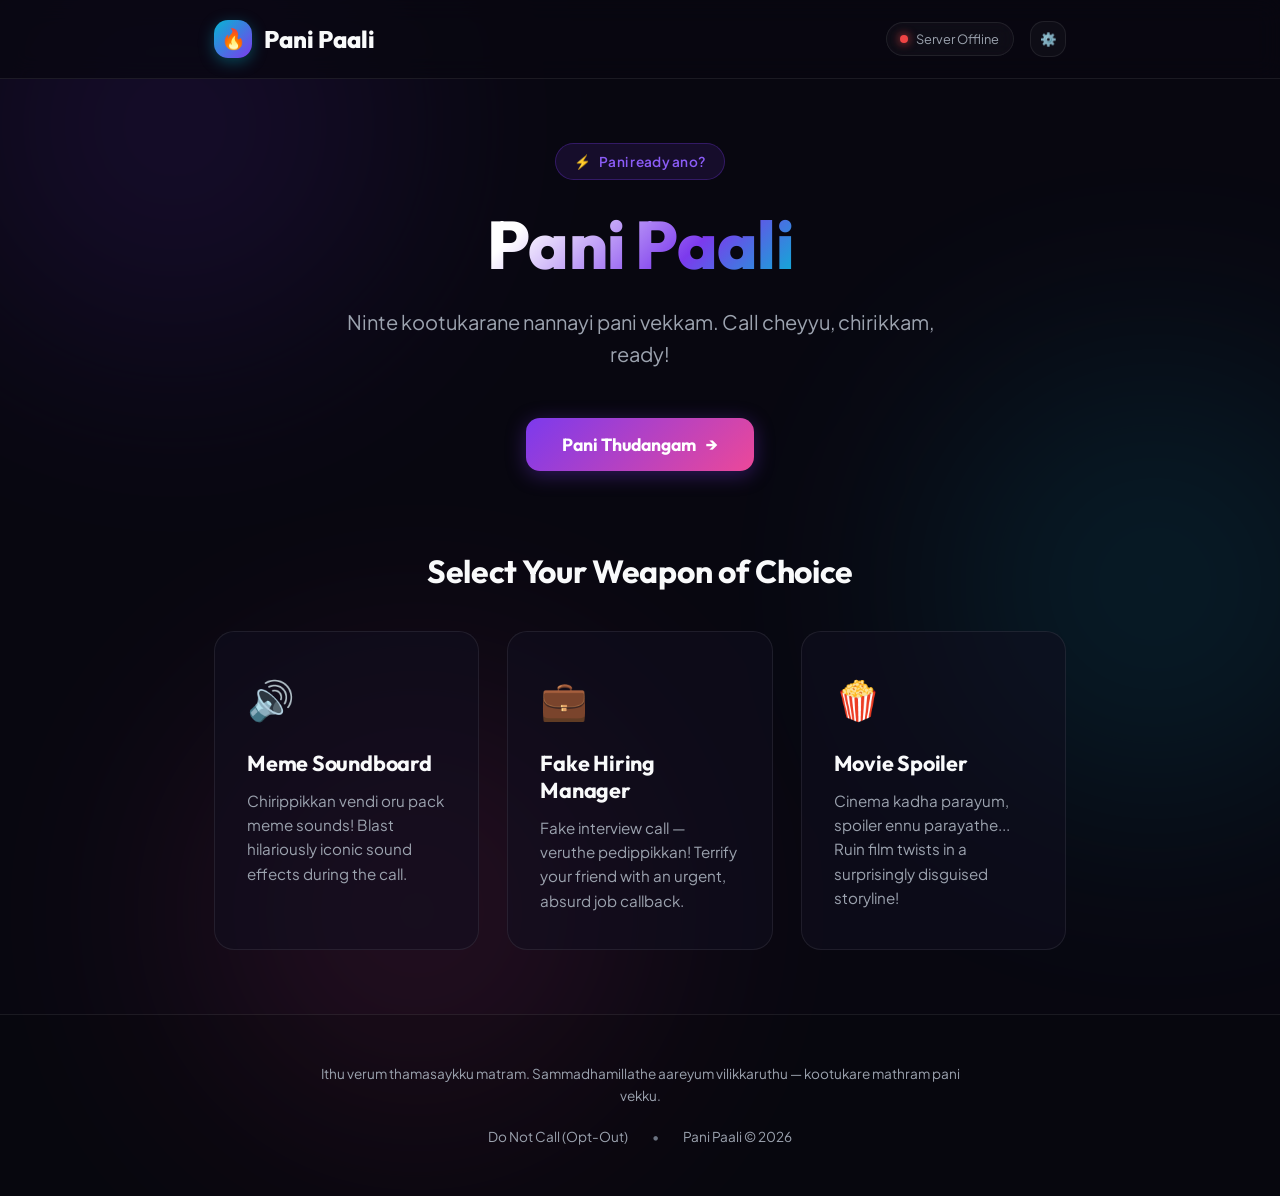
<file: frontend/index.html>
<!DOCTYPE html>
<html lang="en">
<head>
  <meta charset="UTF-8">
  <meta name="viewport" content="width=device-width, initial-scale=1.0">
  <title>Pani Paali — Mischievous Prank Calling Web App</title>
  <meta name="description" content="Ninte kootukarane nannayi pani vekkam! AI-powered prank caller with soundboards, job interviews, and movie spoilers.">
  
  <!-- Google Fonts -->
  <link rel="preconnect" href="https://fonts.googleapis.com">
  <link rel="preconnect" href="https://fonts.gstatic.com" crossorigin>
  <link href="https://fonts.googleapis.com/css2?family=Outfit:wght@300;400;500;600;700;800&family=Plus+Jakarta+Sans:wght@300;400;500;600;700&display=swap" rel="stylesheet">
  
  <!-- Favicon / Stylesheet -->
  <link rel="stylesheet" href="styles.css">
</head>
<body>
  <!-- Decorative background glow blobs -->
  <div class="glow-blob glow-blob-1"></div>
  <div class="glow-blob glow-blob-2"></div>
  <div class="glow-blob glow-blob-3"></div>

  <!-- Top Navigation Header -->
  <header class="app-header">
    <div class="container header-content">
      <a href="#" class="brand-logo" id="logoLink" aria-label="Pani Paali Home">
        <div class="brand-icon">🔥</div>
        <span>Pani Paali</span>
      </a>
      
      <div class="header-actions">
        <!-- API Connection Health Badge -->
        <div class="health-badge" id="healthBadge" title="Backend Server Status">
          <div class="status-dot offline" id="healthDot"></div>
          <span id="healthText">Checking Server...</span>
        </div>
        
        <!-- API Settings Modal Button -->
        <button class="btn-icon" id="settingsBtn" title="API Configuration" aria-label="API Configuration Settings">
          ⚙️
        </button>
      </div>
    </div>
  </header>

  <!-- Main View Container -->
  <main class="container">

    <!-- ====================================================================
         PAGE 1: LANDING PAGE VIEW
         ==================================================================== -->
    <section class="view active" id="landingView">
      <div class="hero-section">
        <div class="eyebrow-tag">
          <span>⚡</span> Pani ready ano?
        </div>
        <h1 class="hero-title">
          <span class="gradient-text">Pani Paali</span>
        </h1>
        <p class="hero-subhead">
          Ninte kootukarane nannayi pani vekkam. Call cheyyu, chirikkam, ready!
        </p>
        <button class="btn-primary" id="startPrankBtn">
          <span>Pani Thudangam</span>
          <span aria-hidden="true">→</span>
        </button>
      </div>

      <!-- Prank Type Teasers Grid -->
      <h2 class="section-title">Select Your Weapon of Choice</h2>
      <div class="showcase-grid">
        <div class="showcase-card">
          <div class="card-icon">🔊</div>
          <h3>Meme Soundboard</h3>
          <p>Chirippikkan vendi oru pack meme sounds! Blast hilariously iconic sound effects during the call.</p>
        </div>
        
        <div class="showcase-card">
          <div class="card-icon">💼</div>
          <h3>Fake Hiring Manager</h3>
          <p>Fake interview call — veruthe pedippikkan! Terrify your friend with an urgent, absurd job callback.</p>
        </div>
        
        <div class="showcase-card">
          <div class="card-icon">🍿</div>
          <h3>Movie Spoiler</h3>
          <p>Cinema kadha parayum, spoiler ennu parayathe... Ruin film twists in a surprisingly disguised storyline!</p>
        </div>
      </div>
    </section>

    <!-- ====================================================================
         PAGE 2: MULTI-STEP QUESTIONNAIRE (DYNAMIC FORM VIEW)
         ==================================================================== -->
    <section class="view" id="formView">
      <div class="stepper-header">
        <div class="progress-bar-container">
          <div class="progress-bar-fill" id="progressBarFill"></div>
        </div>
        
        <div class="step-indicators">
          <div class="step-node active" id="node1">
            <div class="step-node-num">1</div>
            <span class="step-node-text">Select Prank</span>
          </div>
          <div class="step-node" id="node2">
            <div class="step-node-num">2</div>
            <span class="step-node-text">Recipient</span>
          </div>
          <div class="step-node" id="node3">
            <div class="step-node-num">3</div>
            <span class="step-node-text">Details</span>
          </div>
          <div class="step-node" id="node4">
            <div class="step-node-num">4</div>
            <span class="step-node-text">AI Preview</span>
          </div>
        </div>
      </div>

      <!-- Form Card -->
      <div class="form-card">
        <form id="prankForm" onsubmit="return false;">

          <!-- Error Alert Banner -->
          <div class="error-box" id="errorBox" role="alert">
            <span id="errorIcon">⚠️</span>
            <span id="errorMessage">Error message goes here</span>
          </div>

          <!-- STEP 1: CHOOSE THE PRANK -->
          <div class="step-content active" id="step1">
            <h2 class="step-title">Step 1 — Choose the Prank</h2>
            <p class="step-subtitle">Pick the type of prank call you want to trigger on your victim.</p>

            <div class="options-grid">
              <div class="option-card selected" data-value="meme_soundboard" tabindex="0" role="radio" aria-checked="true">
                <div class="option-icon">🔊</div>
                <div class="option-title">Meme Soundboard</div>
                <div class="option-desc">Plays iconic meme sounds & chaos directly over the call.</div>
              </div>

              <div class="option-card" data-value="hiring_manager" tabindex="0" role="radio" aria-checked="false">
                <div class="option-icon">💼</div>
                <div class="option-title">Fake Hiring Manager</div>
                <div class="option-desc">Fake job interview call to stress them out with ridiculous questions.</div>
              </div>

              <div class="option-card" data-value="movie_spoiler" tabindex="0" role="radio" aria-checked="false">
                <div class="option-icon">🍿</div>
                <div class="option-title">Movie Spoiler</div>
                <div class="option-desc">Reveals movie spoilers under the guise of an innocuous story.</div>
              </div>
            </div>
          </div>

          <!-- STEP 2: WHO ARE YOU CALLING -->
          <div class="step-content" id="step2">
            <h2 class="step-title">Step 2 — Who are you calling?</h2>
            <p class="step-subtitle">Enter your target recipient's contact details.</p>

            <div class="form-group">
              <label for="contactName" class="form-label">
                Contact Name <span class="required-star">*</span>
              </label>
              <input type="text" id="contactName" class="form-input" placeholder="e.g. Anjali" required>
            </div>

            <div class="form-group">
              <label for="contactPhone" class="form-label">
                Contact Phone Number (E.164 format) <span class="required-star">*</span>
              </label>
              <input type="tel" id="contactPhone" class="form-input" placeholder="+919876543210" required>
              <div class="form-hint">Must start with country code, e.g. +91XXXXXXXXXX or +1XXXXXXXXXX</div>
            </div>
          </div>

          <!-- STEP 3: PRANK SPECIFIC DETAILS -->
          <div class="step-content" id="step3">
            <h2 class="step-title" id="step3Title">Step 3 — Prank Details</h2>
            <p class="step-subtitle" id="step3Subtitle">Custom parameters for this prank call.</p>

            <!-- Dynamic Container for Meme Soundboard -->
            <div id="fieldsMemeSoundboard" class="prank-fields-group">
              <div class="info-box">
                <div class="info-icon">🔊</div>
                <div class="info-text">
                  <strong>No extra details needed!</strong> Meme soundboard calls will automatically trigger iconic Malayalam sound effects and reactions. Hit next to continue straight through!
                </div>
              </div>
            </div>

            <!-- Dynamic Container for Hiring Manager -->
            <div id="fieldsHiringManager" class="prank-fields-group" style="display: none;">
              <div class="info-box">
                <div class="info-icon">💡</div>
                <div class="info-text">
                  All fields below are optional! Leave blank for a random AI pick.
                </div>
              </div>

              <div class="form-group">
                <label for="hiringRole" class="form-label">Job Role / Position</label>
                <input type="text" id="hiringRole" class="form-input" placeholder="e.g. Senior Coconut Climber Analyst">
              </div>

              <div class="form-group">
                <label for="hiringInterviewer" class="form-label">Interviewer Name</label>
                <input type="text" id="hiringInterviewer" class="form-input" placeholder="e.g. Mr. Alexander Kurien">
              </div>

              <div class="form-group">
                <label for="hiringCompany" class="form-label">Company Name</label>
                <input type="text" id="hiringCompany" class="form-input" placeholder="e.g. Global Tech Solutions Pvt Ltd">
              </div>

              <div class="form-group">
                <label for="hiringExtra" class="form-label">Extra AI Instructions</label>
                <textarea id="hiringExtra" class="form-textarea" placeholder="e.g. Grill them about why they were late to their last job..."></textarea>
              </div>
            </div>

            <!-- Dynamic Container for Movie Spoiler -->
            <div id="fieldsMovieSpoiler" class="prank-fields-group" style="display: none;">
              <div class="form-group">
                <label for="movieTitle" class="form-label">
                  Movie Title <span class="required-star">*</span>
                </label>
                <input type="text" id="movieTitle" class="form-input" placeholder="e.g. Drishyam">
                <div class="form-hint">Required for Movie Spoiler pranks.</div>
              </div>

              <div class="form-group">
                <label for="movieNotes" class="form-label">Custom Notes for AI (Optional)</label>
                <textarea id="movieNotes" class="form-textarea" placeholder="e.g. Emphasize the body under the police station..."></textarea>
              </div>

              <div class="form-group">
                <label for="movieCustomStory" class="form-label">Write your own disguised story (Optional)</label>
                <textarea id="movieCustomStory" class="form-textarea" placeholder="If filled, this completely replaces AI generation with your exact custom script!"></textarea>
              </div>
            </div>
          </div>

          <!-- STEP 4: PREVIEW & SCRIPT EDITOR -->
          <div class="step-content" id="step4">
            <h2 class="step-title">Step 4 — AI Script Preview & Review</h2>
            <p class="step-subtitle">Review and tweak the AI generated script before triggering the live call.</p>

            <!-- Skeleton Loading State -->
            <div id="previewLoader" class="preview-skeleton" style="display: none;">
              <p style="color: var(--text-muted); font-size: 0.9rem;">Generating AI call script via backend...</p>
              <div class="skeleton-line" style="width: 80%;"></div>
              <div class="skeleton-line" style="width: 95%;"></div>
              <div class="skeleton-line" style="width: 60%;"></div>
            </div>

            <!-- Editor Fields -->
            <div id="previewContent">
              <div class="form-group">
                <label for="firstMessage" class="form-label">Opening Line (First Message)</label>
                <textarea id="firstMessage" class="form-textarea" placeholder="Opening message spoken by the AI..."></textarea>
              </div>

              <div class="form-group">
                <label for="systemPrompt" class="form-label">Full System Prompt / Call Script</label>
                <textarea id="systemPrompt" class="form-textarea" style="min-height: 180px;" placeholder="Full instructions guiding the AI bot during the call..."></textarea>
              </div>

              <button type="button" class="btn-secondary" id="regenerateBtn" style="margin-top: 0.5rem;">
                <span>🔄 Regenerate AI Script</span>
              </button>
            </div>
          </div>

          <!-- Form Navigation Actions -->
          <div class="form-actions">
            <button type="button" class="btn-secondary" id="prevStepBtn" style="visibility: hidden;">
              ← Back
            </button>
            <button type="button" class="btn-primary" id="nextStepBtn">
              <span>Continue</span> →
            </button>
          </div>

        </form>
      </div>
    </section>

    <!-- ====================================================================
         PAGE 3: LIVE CALL STATUS TRACKER VIEW ("Pani Vechu!")
         ==================================================================== -->
    <section class="view" id="trackerView">
      <div class="tracker-card">
        
        <!-- Animated Call Pulse Wave -->
        <div class="radar-container" id="radarContainer">
          <div class="radar-circle"></div>
          <div class="radar-circle"></div>
          <div class="radar-circle"></div>
          <div class="radar-center-icon" id="radarIcon">📞</div>
        </div>

        <div class="tracker-header">
          <h2 class="tracker-title" id="trackerHeadline">Pani vechu! Call ready 🔥</h2>
          <p class="tracker-subtitle" id="trackerSubhead">Outbound call initiated to recipient.</p>
        </div>

        <!-- Live Status Pill -->
        <div>
          <span class="status-pill queued" id="callStatusPill">
            <span class="status-dot"></span>
            <span id="callStatusText">QUEUED</span>
          </span>
        </div>

        <!-- Call Metadata Summary Panel -->
        <div class="call-details-panel">
          <div class="detail-row">
            <span class="detail-label">Call ID</span>
            <span class="detail-value" id="detailCallId">...</span>
          </div>
          <div class="detail-row">
            <span class="detail-label">Recipient</span>
            <span class="detail-value" id="detailContact">...</span>
          </div>
          <div class="detail-row">
            <span class="detail-label">Prank Type</span>
            <span class="detail-value" id="detailPrankType">...</span>
          </div>
          <div class="detail-row" id="rowSuccessEval" style="display: none;">
            <span class="detail-label">Success Evaluation</span>
            <span class="detail-value" id="detailSuccessEval" style="color: var(--status-online);">...</span>
          </div>
        </div>

        <!-- Transcript & Recording Output Section -->
        <div id="callResultsContainer" style="display: none;">
          <div class="transcript-section" id="summaryBoxSection" style="display: none;">
            <h4>AI Call Summary</h4>
            <div class="transcript-box" id="summaryContent"></div>
          </div>

          <div class="transcript-section" id="transcriptBoxSection" style="display: none;">
            <h4>Call Transcript</h4>
            <div class="transcript-box" id="transcriptContent"></div>
          </div>

          <div class="transcript-section" id="recordingBoxSection" style="display: none;">
            <h4>Call Audio Recording</h4>
            <audio id="audioPlayer" controls src=""></audio>
          </div>
        </div>

        <!-- Failure Details Box -->
        <div class="error-box" id="trackerErrorBox" style="margin-top: 1.5rem;">
          <span>❌</span>
          <span id="trackerErrorText">Call execution failed.</span>
        </div>

        <!-- Action Button to Reset Flow -->
        <div style="margin-top: 2.5rem;">
          <button class="btn-primary" id="resetFlowBtn">
            <span>Pani Someone Else 🔄</span>
          </button>
        </div>

      </div>
    </section>

  </main>

  <!-- ====================================================================
       OPT-OUT (DNC) MODAL
       ==================================================================== -->
  <div class="modal-backdrop" id="optOutModal">
    <div class="modal-card">
      <button class="modal-close" id="closeOptOutBtn" aria-label="Close modal">&times;</button>
      <h3 class="modal-title">Request Do-Not-Call (Opt-Out)</h3>
      <p class="modal-subtitle">Add your phone number to our permanent blocklist so you never receive Pani Paali prank calls.</p>

      <form id="optOutForm" onsubmit="return false;">
        <div class="form-group">
          <label for="optOutPhone" class="form-label">Phone Number (E.164 format) <span class="required-star">*</span></label>
          <input type="tel" id="optOutPhone" class="form-input" placeholder="+919876543210" required>
        </div>

        <div class="form-group">
          <label for="optOutReason" class="form-label">Reason (Optional)</label>
          <input type="text" id="optOutReason" class="form-input" placeholder="e.g. Do not wish to participate">
        </div>

        <div class="error-box" id="optOutErrorBox">
          <span id="optOutErrorText"></span>
        </div>

        <button type="submit" class="btn-primary" id="submitOptOutBtn" style="width: 100%;">
          <span>Submit Opt-Out Request</span>
        </button>
      </form>
    </div>
  </div>

  <!-- ====================================================================
       API CONFIGURATION SETTINGS MODAL
       ==================================================================== -->
  <div class="modal-backdrop" id="settingsModal">
    <div class="modal-card">
      <button class="modal-close" id="closeSettingsBtn" aria-label="Close modal">&times;</button>
      <h3 class="modal-title">API Configuration</h3>
      <p class="modal-subtitle">Configure the backend API URL for local testing or production deployments.</p>

      <div class="form-group">
        <label for="apiBaseUrlInput" class="form-label">Backend API Base URL</label>
        <input type="url" id="apiBaseUrlInput" class="form-input" value="http://localhost:8000">
        <div class="form-hint">Default is http://localhost:8000 for local FastAPI backend.</div>
      </div>

      <button type="button" class="btn-primary" id="saveSettingsBtn" style="width: 100%;">
        <span>Save Base URL</span>
      </button>
    </div>
  </div>

  <!-- Footer -->
  <footer class="app-footer">
    <div class="container">
      <p class="footer-consent">
        Ithu verum thamasaykku matram. Sammadhamillathe aareyum vilikkaruthu — kootukare mathram pani vekku.
      </p>
      <div class="footer-links">
        <a class="footer-link" id="triggerOptOutModal">Do Not Call (Opt-Out)</a>
        <span>•</span>
        <a class="footer-link" href="#" id="footerBrandLink">Pani Paali © 2026</a>
      </div>
    </div>
  </footer>

  <!-- Application Script -->
  <script src="app.js"></script>
</body>
</html>
</file>
<file: frontend/styles.css>
/* ==========================================================================
   PANI PAALI - MAIN CSS STYLESHEET (UPGRADED)
   Design System: Premium Cyber-Obsidian Glassmorphism
   Typography: Outfit & Plus Jakarta Sans
   ========================================================================== */

:root {
  /* Color Palette */
  --bg-dark: #080710;
  --bg-card: rgba(18, 16, 32, 0.55);
  --bg-card-hover: rgba(28, 25, 48, 0.7);
  --bg-input: rgba(10, 8, 18, 0.6);
  
  --accent-primary: #7c3aed;       /* Electric Violet / Purple */
  --accent-primary-hover: #8b5cf6;
  --accent-primary-glow: rgba(124, 58, 237, 0.3);
  
  --accent-secondary: #06b6d4;     /* Neon Cyan */
  --accent-secondary-glow: rgba(6, 182, 212, 0.2);
  
  --accent-pink: #ec4899;          /* Hot Pink */
  --accent-pink-glow: rgba(236, 72, 153, 0.2);
  
  --text-main: #f9fafb;
  --text-muted: #9ca3af;
  --text-dim: #6b7280;
  
  --border-light: rgba(255, 255, 255, 0.08);
  --border-focus: rgba(6, 182, 212, 0.6);
  --border-accent: rgba(124, 58, 237, 0.4);
  
  /* Status Colors */
  --status-online: #10b981;
  --status-offline: #ef4444;
  --status-ringing: #fbbf24;
  --status-progress: #3b82f6;
  
  /* Fonts */
  --font-heading: 'Outfit', -apple-system, sans-serif;
  --font-body: 'Plus Jakarta Sans', -apple-system, sans-serif;
  
  /* UI Metrics */
  --radius-sm: 8px;
  --radius-md: 14px;
  --radius-lg: 20px;
  --radius-full: 9999px;
  --transition: all 0.3s cubic-bezier(0.4, 0, 0.2, 1);
  --shadow-glow: 0 0 25px var(--accent-primary-glow);
  --shadow-card: 0 8px 32px 0 rgba(0, 0, 0, 0.5);
}

/* Reset & Base Setup */
*, *::before, *::after {
  box-sizing: border-box;
  margin: 0;
  padding: 0;
}

html {
  font-family: var(--font-body);
  background-color: var(--bg-dark);
  color: var(--text-main);
  line-height: 1.6;
  scroll-behavior: smooth;
  -webkit-font-smoothing: antialiased;
}

body {
  min-height: 100vh;
  display: flex;
  flex-direction: column;
  position: relative;
  overflow-x: hidden;
}

/* Decorative Background Glow Blobs */
.glow-blob {
  position: absolute;
  width: 450px;
  height: 450px;
  border-radius: 50%;
  filter: blur(120px);
  opacity: 0.12;
  z-index: -1;
  pointer-events: none;
  animation: float-blob 22s infinite alternate ease-in-out;
}

.glow-blob-1 {
  background: var(--accent-primary);
  top: -100px;
  left: -50px;
}

.glow-blob-2 {
  background: var(--accent-secondary);
  top: 30%;
  right: -100px;
  animation-delay: -6s;
}

.glow-blob-3 {
  background: var(--accent-pink);
  bottom: 5%;
  left: 15%;
  animation-delay: -12s;
}

@keyframes float-blob {
  0% {
    transform: translate(0, 0) scale(1);
  }
  50% {
    transform: translate(50px, 30px) scale(1.08);
  }
  100% {
    transform: translate(-20px, -50px) scale(0.92);
  }
}

/* Accessibility Focus Ring */
:focus-visible {
  outline: 2px solid var(--accent-secondary);
  outline-offset: 3px;
}

/* Typography */
h1, h2, h3, h4, h5, h6 {
  font-family: var(--font-heading);
  letter-spacing: -0.01em;
  line-height: 1.25;
}

.gradient-text {
  background: linear-gradient(135deg, #ffffff 15%, var(--accent-primary) 65%, var(--accent-secondary) 100%);
  -webkit-background-clip: text;
  -webkit-text-fill-color: transparent;
  font-weight: 800;
}

.gradient-accent {
  background: linear-gradient(135deg, var(--accent-secondary) 0%, var(--accent-primary) 100%);
  -webkit-background-clip: text;
  -webkit-text-fill-color: transparent;
}

/* App Container */
.container {
  width: 100%;
  max-width: 900px;
  margin: 0 auto;
  padding: 0 1.5rem;
}

/* Navbar / Header */
.app-header {
  padding: 1.25rem 0;
  border-bottom: 1px solid var(--border-light);
  backdrop-filter: blur(12px);
  -webkit-backdrop-filter: blur(12px);
  position: sticky;
  top: 0;
  z-index: 50;
  background: rgba(8, 7, 16, 0.75);
}

.header-content {
  display: flex;
  align-items: center;
  justify-content: space-between;
}

.brand-logo {
  display: flex;
  align-items: center;
  gap: 0.75rem;
  text-decoration: none;
  color: var(--text-main);
  font-family: var(--font-heading);
  font-size: 1.5rem;
  font-weight: 800;
  transition: var(--transition);
}

.brand-logo:hover {
  opacity: 0.95;
  transform: scale(1.02);
}

.brand-icon {
  width: 38px;
  height: 38px;
  background: linear-gradient(135deg, var(--accent-secondary), var(--accent-primary));
  border-radius: var(--radius-md);
  display: flex;
  align-items: center;
  justify-content: center;
  box-shadow: 0 4px 15px rgba(6, 182, 212, 0.35);
  font-size: 1.25rem;
}

.header-actions {
  display: flex;
  align-items: center;
  gap: 1rem;
}

/* Health Badge */
.health-badge {
  display: flex;
  align-items: center;
  gap: 0.5rem;
  font-size: 0.8rem;
  padding: 0.35rem 0.85rem;
  border-radius: var(--radius-full);
  background: rgba(255, 255, 255, 0.03);
  border: 1px solid var(--border-light);
  color: var(--text-muted);
  backdrop-filter: blur(8px);
}

.status-dot {
  width: 8px;
  height: 8px;
  border-radius: 50%;
  background: var(--text-dim);
  transition: var(--transition);
}

.status-dot.online {
  background: var(--status-online);
  box-shadow: 0 0 10px var(--status-online);
}

.status-dot.offline {
  background: var(--status-offline);
  box-shadow: 0 0 10px var(--status-offline);
}

/* Icon Buttons */
.btn-icon {
  background: rgba(255, 255, 255, 0.03);
  border: 1px solid var(--border-light);
  color: var(--text-muted);
  width: 36px;
  height: 36px;
  border-radius: var(--radius-md);
  cursor: pointer;
  display: flex;
  align-items: center;
  justify-content: center;
  transition: var(--transition);
}

.btn-icon:hover {
  color: var(--text-main);
  border-color: rgba(255, 255, 255, 0.2);
  background: rgba(255, 255, 255, 0.08);
  transform: translateY(-1px);
}

/* Main Content Area */
main {
  flex: 1;
  padding: 3rem 0;
  position: relative;
  z-index: 1;
}

/* Views & Flow Management */
.view {
  display: none;
  animation: fadeIn 0.4s cubic-bezier(0.16, 1, 0.3, 1) forwards;
}

.view.active {
  display: block;
}

@keyframes fadeIn {
  from { opacity: 0; transform: translateY(16px); }
  to { opacity: 1; transform: translateY(0); }
}

/* ==========================================================================
   PAGE 1: LANDING PAGE
   ========================================================================== */

.hero-section {
  text-align: center;
  padding: 4rem 0 5rem;
}

.eyebrow-tag {
  display: inline-flex;
  align-items: center;
  gap: 0.5rem;
  padding: 0.4rem 1.1rem;
  border-radius: var(--radius-full);
  background: rgba(124, 58, 237, 0.12);
  border: 1px solid rgba(124, 58, 237, 0.3);
  color: var(--accent-primary-hover);
  font-size: 0.85rem;
  font-weight: 600;
  margin-bottom: 1.75rem;
  letter-spacing: 0.02em;
}

.hero-title {
  font-size: 4.2rem;
  font-weight: 800;
  margin-bottom: 1.5rem;
  line-height: 1.1;
}

.hero-subhead {
  font-size: 1.25rem;
  color: var(--text-muted);
  max-width: 600px;
  margin: 0 auto 3rem;
  line-height: 1.6;
}

/* Buttons */
.btn-primary {
  display: inline-flex;
  align-items: center;
  justify-content: center;
  gap: 0.65rem;
  background: linear-gradient(135deg, var(--accent-primary), var(--accent-pink));
  color: #ffffff;
  border: none;
  padding: 0.95rem 2.25rem;
  border-radius: var(--radius-md);
  font-family: var(--font-heading);
  font-size: 1.1rem;
  font-weight: 700;
  cursor: pointer;
  transition: var(--transition);
  box-shadow: 0 4px 20px rgba(124, 58, 237, 0.35);
  text-decoration: none;
  position: relative;
  overflow: hidden;
}

.btn-primary::before {
  content: '';
  position: absolute;
  top: 0;
  left: 0;
  width: 100%;
  height: 100%;
  background: linear-gradient(135deg, var(--accent-secondary), var(--accent-primary));
  opacity: 0;
  transition: var(--transition);
  z-index: 1;
}

.btn-primary:hover {
  transform: translateY(-2px);
  box-shadow: 0 8px 30px rgba(124, 58, 237, 0.5), 0 0 15px rgba(6, 182, 212, 0.3);
}

.btn-primary:hover::before {
  opacity: 1;
}

.btn-primary > span {
  position: relative;
  z-index: 2;
}

.btn-secondary {
  display: inline-flex;
  align-items: center;
  justify-content: center;
  gap: 0.5rem;
  background: rgba(255, 255, 255, 0.03);
  color: var(--text-main);
  border: 1px solid var(--border-light);
  padding: 0.85rem 1.5rem;
  border-radius: var(--radius-md);
  font-family: var(--font-body);
  font-weight: 600;
  cursor: pointer;
  transition: var(--transition);
  backdrop-filter: blur(8px);
}

.btn-secondary:hover {
  background: rgba(255, 255, 255, 0.08);
  border-color: rgba(255, 255, 255, 0.2);
  transform: translateY(-1px);
}

/* Prank Showcase Section */
.section-title {
  text-align: center;
  font-size: 2rem;
  margin-bottom: 2.5rem;
  font-weight: 700;
}

.showcase-grid {
  display: grid;
  grid-template-columns: repeat(auto-fit, minmax(260px, 1fr));
  gap: 1.75rem;
  margin-bottom: 4rem;
}

.showcase-card {
  background: var(--bg-card);
  border: 1px solid var(--border-light);
  border-radius: var(--radius-lg);
  padding: 2.25rem 2rem;
  transition: var(--transition);
  position: relative;
  overflow: hidden;
  backdrop-filter: blur(12px);
  -webkit-backdrop-filter: blur(12px);
}

.showcase-card:hover {
  transform: translateY(-6px);
  border-color: var(--border-accent);
  box-shadow: 0 15px 35px rgba(0, 0, 0, 0.4), 0 0 25px rgba(124, 58, 237, 0.15);
  background: var(--bg-card-hover);
}

.card-icon {
  font-size: 2.4rem;
  margin-bottom: 1.25rem;
}

.showcase-card h3 {
  font-size: 1.35rem;
  margin-bottom: 0.75rem;
  font-weight: 700;
}

.showcase-card p {
  color: var(--text-muted);
  font-size: 0.95rem;
  line-height: 1.6;
}

/* ==========================================================================
   PAGE 2: MULTI-STEP QUESTIONNAIRE (DYNAMIC FORM)
   ========================================================================== */

.stepper-header {
  margin-bottom: 3rem;
}

.progress-bar-container {
  height: 6px;
  background: rgba(255, 255, 255, 0.04);
  border-radius: var(--radius-full);
  overflow: hidden;
  margin-bottom: 2rem;
  position: relative;
}

.progress-bar-fill {
  height: 100%;
  width: 25%;
  background: linear-gradient(90deg, var(--accent-secondary), var(--accent-primary), var(--accent-pink));
  transition: width 0.5s cubic-bezier(0.16, 1, 0.3, 1);
  border-radius: var(--radius-full);
}

.step-indicators {
  display: flex;
  justify-content: space-between;
  position: relative;
}

.step-node {
  display: flex;
  flex-direction: column;
  align-items: center;
  gap: 0.65rem;
  font-size: 0.85rem;
  color: var(--text-dim);
  transition: var(--transition);
  position: relative;
  z-index: 2;
}

.step-node-num {
  width: 32px;
  height: 32px;
  border-radius: 50%;
  background: rgba(255, 255, 255, 0.03);
  border: 1px solid var(--border-light);
  display: flex;
  align-items: center;
  justify-content: center;
  font-weight: 700;
  font-size: 0.875rem;
  transition: var(--transition);
}

.step-node.active {
  color: var(--text-main);
}

.step-node.active .step-node-num {
  background: var(--accent-primary);
  color: #ffffff;
  border-color: var(--accent-primary);
  box-shadow: 0 0 16px var(--accent-primary-glow);
}

.step-node.completed {
  color: var(--accent-secondary);
}

.step-node.completed .step-node-num {
  background: rgba(6, 182, 212, 0.15);
  color: var(--accent-secondary);
  border-color: var(--accent-secondary);
  box-shadow: 0 0 12px var(--accent-secondary-glow);
}

/* Form Container Card */
.form-card {
  background: var(--bg-card);
  border: 1px solid var(--border-light);
  border-radius: var(--radius-lg);
  padding: 2.5rem;
  backdrop-filter: blur(16px);
  -webkit-backdrop-filter: blur(16px);
  box-shadow: var(--shadow-card);
}

.step-content {
  display: none;
  opacity: 0;
}

.step-content.active {
  display: block;
  opacity: 1;
}

.step-content.fading-out {
  display: block;
  animation: fadeOutStep 0.2s cubic-bezier(0.4, 0, 1, 1) forwards;
}

.step-content.fading-in {
  display: block;
  animation: fadeInStep 0.2s cubic-bezier(0, 0, 0.2, 1) forwards;
}

@keyframes fadeOutStep {
  from {
    opacity: 1;
    transform: translateY(0);
  }
  to {
    opacity: 0;
    transform: translateY(-8px);
  }
}

@keyframes fadeInStep {
  from {
    opacity: 0;
    transform: translateY(8px);
  }
  to {
    opacity: 1;
    transform: translateY(0);
  }
}

.step-title {
  font-size: 1.75rem;
  margin-bottom: 0.5rem;
  font-weight: 700;
}

.step-subtitle {
  color: var(--text-muted);
  font-size: 0.95rem;
  margin-bottom: 2.25rem;
}

/* Option Cards (Step 1) */
.options-grid {
  display: grid;
  grid-template-columns: repeat(auto-fit, minmax(220px, 1fr));
  gap: 1.5rem;
  margin-bottom: 2rem;
}

.option-card {
  background: var(--bg-input);
  border: 1px solid var(--border-light);
  border-radius: var(--radius-md);
  padding: 1.75rem 1.5rem;
  cursor: pointer;
  transition: var(--transition);
  display: flex;
  flex-direction: column;
  gap: 0.75rem;
}

.option-card:hover {
  border-color: rgba(6, 182, 212, 0.4);
  background: var(--bg-card-hover);
  transform: translateY(-3px);
  box-shadow: 0 8px 24px rgba(0, 0, 0, 0.25);
}

.option-card.selected {
  border-color: var(--accent-primary);
  background: rgba(124, 58, 237, 0.08);
  box-shadow: 0 0 25px rgba(124, 58, 237, 0.15), inset 0 0 12px rgba(124, 58, 237, 0.1);
}

.option-card.selected:hover {
  border-color: var(--accent-primary-hover);
}

.option-icon {
  font-size: 2.2rem;
  transition: var(--transition);
}

.option-card:hover .option-icon {
  transform: scale(1.1) rotate(5deg);
}

.option-title {
  font-size: 1.2rem;
  font-weight: 700;
}

.option-desc {
  font-size: 0.85rem;
  color: var(--text-muted);
  line-height: 1.5;
}

/* Form Controls & Inputs */
.form-group {
  margin-bottom: 1.75rem;
}

.form-label {
  display: block;
  font-size: 0.875rem;
  font-weight: 600;
  margin-bottom: 0.6rem;
  color: var(--text-main);
  letter-spacing: 0.01em;
}

.form-label .required-star {
  color: var(--accent-pink);
  margin-left: 0.2rem;
}

.form-hint {
  font-size: 0.775rem;
  color: var(--text-dim);
  margin-top: 0.4rem;
}

.form-input, .form-textarea, .form-select {
  width: 100%;
  background: var(--bg-input);
  border: 1px solid var(--border-light);
  border-radius: var(--radius-md);
  padding: 0.85rem 1.1rem;
  color: var(--text-main);
  font-family: var(--font-body);
  font-size: 0.95rem;
  transition: var(--transition);
}

.form-input::placeholder, .form-textarea::placeholder {
  color: #4b5563;
}

.form-input:focus, .form-textarea:focus {
  border-color: var(--accent-secondary);
  box-shadow: 0 0 15px rgba(6, 182, 212, 0.25);
  outline: none;
  background: rgba(18, 16, 32, 0.4);
}

.form-textarea {
  min-height: 120px;
  resize: vertical;
}

/* Info Box */
.info-box {
  background: rgba(124, 58, 237, 0.06);
  border: 1px solid var(--border-accent);
  border-radius: var(--radius-md);
  padding: 1.25rem;
  margin-bottom: 1.75rem;
  display: flex;
  gap: 1rem;
  align-items: flex-start;
}

.info-icon {
  font-size: 1.5rem;
  color: var(--accent-primary-hover);
  line-height: 1;
}

.info-text {
  font-size: 0.9rem;
  color: var(--text-muted);
  line-height: 1.6;
}

.info-text strong {
  color: var(--text-main);
}

/* Error Alert Box */
.error-box {
  background: rgba(239, 68, 68, 0.08);
  border: 1px solid rgba(239, 68, 68, 0.25);
  border-radius: var(--radius-md);
  padding: 1rem 1.25rem;
  color: #fca5a5;
  font-size: 0.9rem;
  margin-bottom: 1.75rem;
  display: none;
  align-items: center;
  gap: 0.75rem;
  box-shadow: 0 4px 15px rgba(239, 68, 68, 0.1);
  animation: shake 0.4s ease-in-out;
}

@keyframes shake {
  0%, 100% { transform: translateX(0); }
  25% { transform: translateX(-4px); }
  75% { transform: translateX(4px); }
}

.error-box.visible {
  display: flex;
}

/* Step Navigation Footer */
.form-actions {
  display: flex;
  align-items: center;
  justify-content: space-between;
  margin-top: 2.5rem;
  padding-top: 1.75rem;
  border-top: 1px solid var(--border-light);
}

/* Loader / Spinner */
.loading-spinner {
  width: 24px;
  height: 24px;
  border: 3px solid rgba(255, 255, 255, 0.15);
  border-top-color: #ffffff;
  border-radius: 50%;
  animation: spin 0.8s linear infinite;
}

@keyframes spin {
  to { transform: rotate(360deg); }
}

.preview-skeleton {
  display: flex;
  flex-direction: column;
  gap: 1.1rem;
  padding: 2rem 0;
}

.skeleton-line {
  height: 16px;
  background: linear-gradient(90deg, var(--bg-input) 25%, rgba(255, 255, 255, 0.06) 50%, var(--bg-input) 75%);
  background-size: 200% 100%;
  animation: skeletonLoading 1.5s infinite;
  border-radius: var(--radius-sm);
}

@keyframes skeletonLoading {
  0% { background-position: 200% 0; }
  100% { background-position: -200% 0; }
}

/* ==========================================================================
   PAGE 3: LIVE CALL STATUS TRACKER ("Pani Vechu!")
   ========================================================================== */

.tracker-card {
  background: var(--bg-card);
  border: 1px solid var(--border-light);
  border-radius: var(--radius-lg);
  padding: 3rem 2.5rem;
  text-align: center;
}

.tracker-header {
  margin-bottom: 2.25rem;
}

.tracker-title {
  font-size: 2.4rem;
  margin-bottom: 0.6rem;
  font-weight: 800;
}

.tracker-subtitle {
  color: var(--text-muted);
  font-size: 1rem;
}

/* Call Radar Wave Visualizer */
.radar-container {
  position: relative;
  width: 150px;
  height: 150px;
  margin: 0 auto 2.5rem;
  display: flex;
  align-items: center;
  justify-content: center;
}

.radar-circle {
  position: absolute;
  width: 100%;
  height: 100%;
  border-radius: 50%;
  border: 1px solid var(--accent-secondary);
  opacity: 0;
  animation: radarPulse 3s cubic-bezier(0.215, 0.61, 0.355, 1) infinite;
}

.radar-circle:nth-child(2) {
  border-color: var(--accent-primary);
  animation-delay: 1s;
}

.radar-circle:nth-child(3) {
  border-color: var(--accent-pink);
  animation-delay: 2s;
}

@keyframes radarPulse {
  0% { transform: scale(0.3); opacity: 1; }
  100% { transform: scale(1.6); opacity: 0; }
}

.radar-center-icon {
  width: 80px;
  height: 80px;
  border-radius: 50%;
  background: linear-gradient(135deg, var(--accent-secondary), var(--accent-primary), var(--accent-pink));
  display: flex;
  align-items: center;
  justify-content: center;
  font-size: 2.2rem;
  box-shadow: 0 0 30px rgba(124, 58, 237, 0.4);
  z-index: 2;
  animation: iconPulse 2s infinite alternate ease-in-out;
}

@keyframes iconPulse {
  0% { transform: scale(1); box-shadow: 0 0 20px rgba(124, 58, 237, 0.3); }
  100% { transform: scale(1.08); box-shadow: 0 0 35px rgba(6, 182, 212, 0.5); }
}

/* Status Pill Badge */
.status-pill {
  display: inline-flex;
  align-items: center;
  gap: 0.6rem;
  padding: 0.5rem 1.4rem;
  border-radius: var(--radius-full);
  font-weight: 700;
  font-size: 0.9rem;
  text-transform: uppercase;
  letter-spacing: 0.06em;
  margin-bottom: 2.25rem;
}

.status-pill.queued {
  background: rgba(59, 130, 246, 0.12);
  color: #60a5fa;
  border: 1px solid rgba(59, 130, 246, 0.25);
}

.status-pill.ringing, .status-pill.in-progress {
  background: rgba(245, 158, 11, 0.12);
  color: #fbbf24;
  border: 1px solid rgba(245, 158, 11, 0.25);
}

.status-pill.completed {
  background: rgba(16, 185, 129, 0.12);
  color: #34d399;
  border: 1px solid rgba(16, 185, 129, 0.25);
}

.status-pill.failed {
  background: rgba(239, 68, 68, 0.12);
  color: #fca5a5;
  border: 1px solid rgba(239, 68, 68, 0.25);
}

.status-pill .status-dot, .status-dot-inside {
  width: 7px;
  height: 7px;
  border-radius: 50%;
  background: currentColor;
  box-shadow: 0 0 8px currentColor;
}

/* Call Result Details */
.call-details-panel {
  text-align: left;
  background: var(--bg-input);
  border: 1px solid var(--border-light);
  border-radius: var(--radius-md);
  padding: 1.5rem 1.75rem;
  margin-bottom: 2rem;
}

.detail-row {
  display: flex;
  justify-content: space-between;
  padding: 0.75rem 0;
  border-bottom: 1px solid var(--border-light);
  font-size: 0.9rem;
}

.detail-row:last-child {
  border-bottom: none;
}

.detail-label {
  color: var(--text-muted);
}

.detail-value {
  font-weight: 600;
  color: var(--text-main);
}

/* Transcript & Recording Box */
.transcript-section {
  text-align: left;
  margin-top: 1.75rem;
}

.transcript-section h4 {
  font-size: 1rem;
  margin-bottom: 0.85rem;
  color: var(--text-main);
  letter-spacing: 0.01em;
}

.transcript-box {
  background: rgba(0, 0, 0, 0.35);
  border: 1px solid var(--border-light);
  border-radius: var(--radius-md);
  padding: 1.5rem;
  max-height: 250px;
  overflow-y: auto;
  font-size: 0.9rem;
  color: var(--text-muted);
  white-space: pre-wrap;
  line-height: 1.6;
}

audio {
  width: 100%;
  margin-top: 1rem;
  border-radius: var(--radius-md);
  background: rgba(0, 0, 0, 0.2);
}

audio::-webkit-media-controls-panel {
  background-color: var(--bg-input);
}

/* ==========================================================================
   MODALS (DNC Opt-Out & API Config)
   ========================================================================== */

.modal-backdrop {
  position: fixed;
  top: 0;
  left: 0;
  width: 100vw;
  height: 100vh;
  background: rgba(5, 5, 8, 0.75);
  backdrop-filter: blur(10px);
  -webkit-backdrop-filter: blur(10px);
  display: none;
  align-items: center;
  justify-content: center;
  z-index: 100;
}

.modal-backdrop.active {
  display: flex;
  animation: modalFadeIn 0.3s cubic-bezier(0.16, 1, 0.3, 1) forwards;
}

.modal-card {
  background: var(--bg-card);
  border: 1px solid var(--border-light);
  border-radius: var(--radius-lg);
  padding: 2.25rem 2rem;
  width: 92%;
  max-width: 480px;
  position: relative;
  box-shadow: 0 25px 50px rgba(0, 0, 0, 0.6);
  backdrop-filter: blur(20px);
  -webkit-backdrop-filter: blur(20px);
  transform: translateY(20px);
  transition: var(--transition);
}

.modal-backdrop.active .modal-card {
  transform: translateY(0);
}

@keyframes modalFadeIn {
  from { opacity: 0; }
  to { opacity: 1; }
}

.modal-close {
  position: absolute;
  top: 1.25rem;
  right: 1.25rem;
  background: transparent;
  border: none;
  color: var(--text-muted);
  font-size: 1.5rem;
  cursor: pointer;
  transition: var(--transition);
  line-height: 1;
}

.modal-close:hover {
  color: var(--text-main);
  transform: scale(1.1);
}

.modal-title {
  font-size: 1.5rem;
  margin-bottom: 0.5rem;
  font-weight: 700;
}

.modal-subtitle {
  font-size: 0.875rem;
  color: var(--text-muted);
  margin-bottom: 1.75rem;
  line-height: 1.5;
}

/* ==========================================================================
   FOOTER
   ========================================================================== */

.app-footer {
  padding: 3rem 0;
  border-top: 1px solid var(--border-light);
  text-align: center;
  color: var(--text-dim);
  font-size: 0.85rem;
  margin-top: auto;
  background: rgba(5, 5, 8, 0.2);
}

.footer-consent {
  max-width: 650px;
  margin: 0 auto 1.25rem;
  line-height: 1.6;
  color: var(--text-muted);
}

.footer-links {
  display: flex;
  justify-content: center;
  gap: 1.5rem;
}

.footer-link {
  color: var(--text-muted);
  text-decoration: none;
  transition: var(--transition);
  cursor: pointer;
}

.footer-link:hover {
  color: var(--accent-secondary);
  text-shadow: 0 0 10px rgba(6, 182, 212, 0.3);
}

/* ==========================================================================
   MEDIA QUERIES (RESPONSIVE)
   ========================================================================== */

@media (max-width: 640px) {
  .hero-title {
    font-size: 2.8rem;
  }
  
  .hero-subhead {
    font-size: 1.05rem;
  }
  
  .step-node-text {
    display: none;
  }
  
  .form-card, .tracker-card {
    padding: 1.75rem 1.5rem;
  }
  
  .form-actions {
    flex-direction: column-reverse;
    gap: 1rem;
  }
  
  .form-actions button {
    width: 100%;
  }
}
</file>
